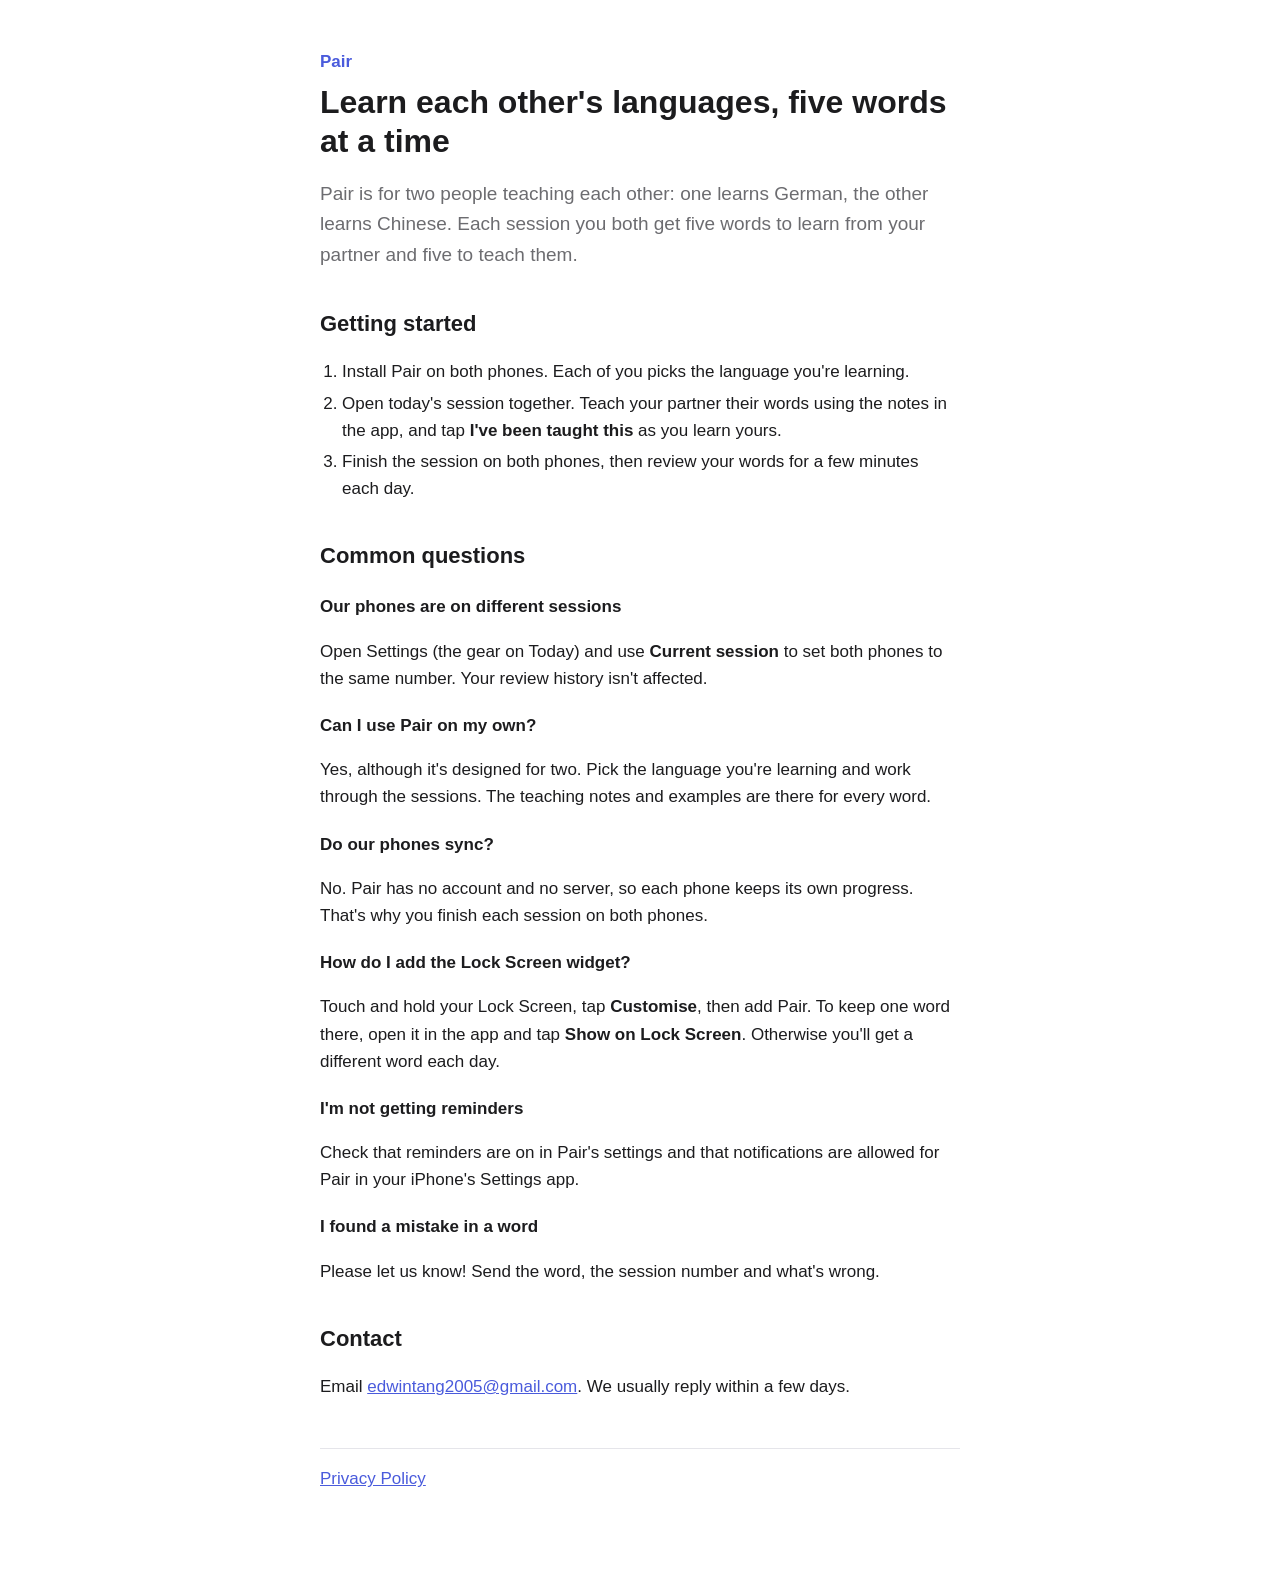
<file: docs/index.html>
<!doctype html>
<html lang="en">
<head>
<meta charset="utf-8">
<meta name="viewport" content="width=device-width, initial-scale=1">
<title>Pair: Support</title>
<link rel="stylesheet" href="style.css">
</head>
<body>
<main>
  <p class="eyebrow">Pair</p>
  <h1>Learn each other's languages, five words at a time</h1>
  <p class="lead">Pair is for two people teaching each other: one learns German, the other learns Chinese. Each
    session you both get five words to learn from your partner and five to teach them.</p>

  <h2>Getting started</h2>
  <ol>
    <li>Install Pair on both phones. Each of you picks the language you're learning.</li>
    <li>Open today's session together. Teach your partner their words using the notes in the app, and tap
      <strong>I've been taught this</strong> as you learn yours.</li>
    <li>Finish the session on both phones, then review your words for a few minutes each day.</li>
  </ol>

  <h2>Common questions</h2>
  <h3>Our phones are on different sessions</h3>
  <p>Open Settings (the gear on Today) and use <strong>Current session</strong> to set both phones to the same
    number. Your review history isn't affected.</p>

  <h3>Can I use Pair on my own?</h3>
  <p>Yes, although it's designed for two. Pick the language you're learning and work through the sessions. The
    teaching notes and examples are there for every word.</p>

  <h3>Do our phones sync?</h3>
  <p>No. Pair has no account and no server, so each phone keeps its own progress. That's why you finish each
    session on both phones.</p>

  <h3>How do I add the Lock Screen widget?</h3>
  <p>Touch and hold your Lock Screen, tap <strong>Customise</strong>, then add Pair. To keep one word there, open
    it in the app and tap <strong>Show on Lock Screen</strong>. Otherwise you'll get a different word each day.</p>

  <h3>I'm not getting reminders</h3>
  <p>Check that reminders are on in Pair's settings and that notifications are allowed for Pair in your
    iPhone's Settings app.</p>

  <h3>I found a mistake in a word</h3>
  <p>Please let us know! Send the word, the session number and what's wrong.</p>

  <h2>Contact</h2>
  <p>Email <a href="mailto:edwintang2005@gmail.com">edwintang2005@gmail.com</a>. We usually reply within a few
    days.</p>

  <p class="footer"><a href="privacy.html">Privacy Policy</a></p>
</main>
</body>
</html>
</file>
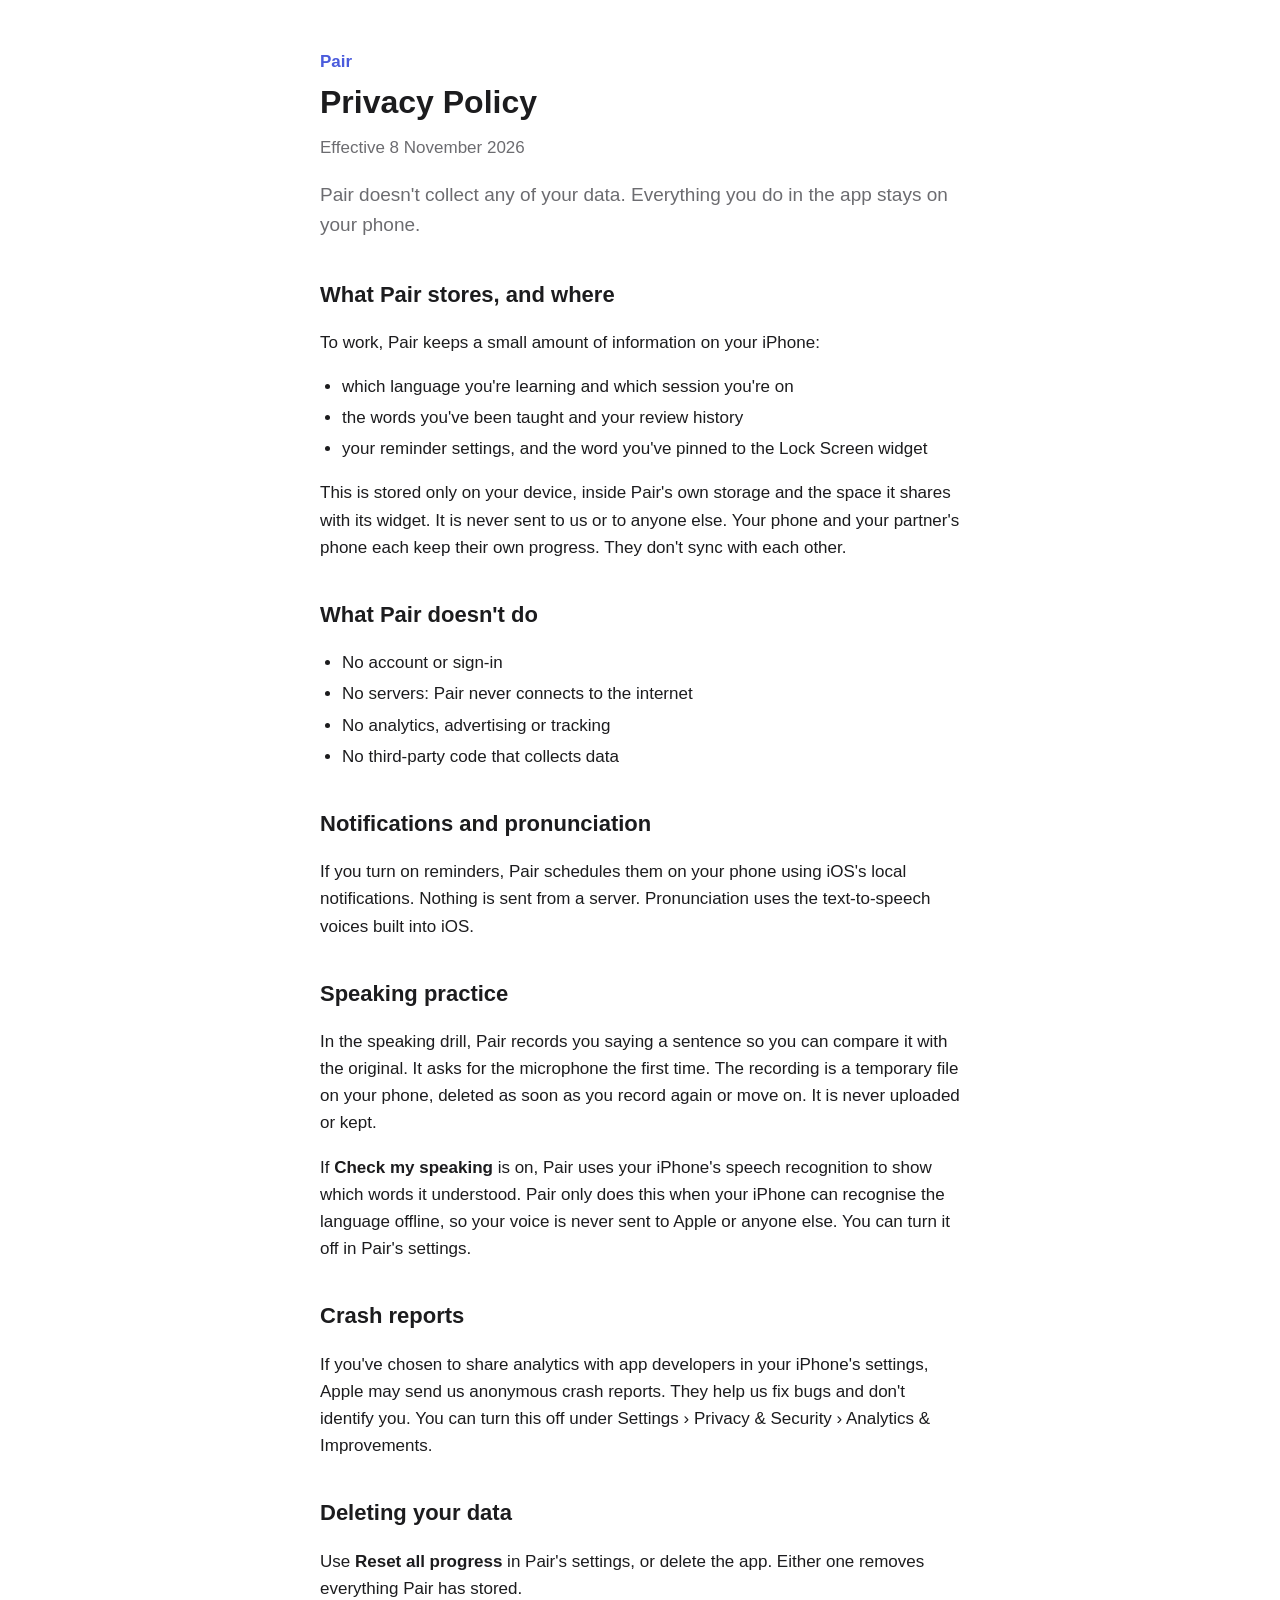
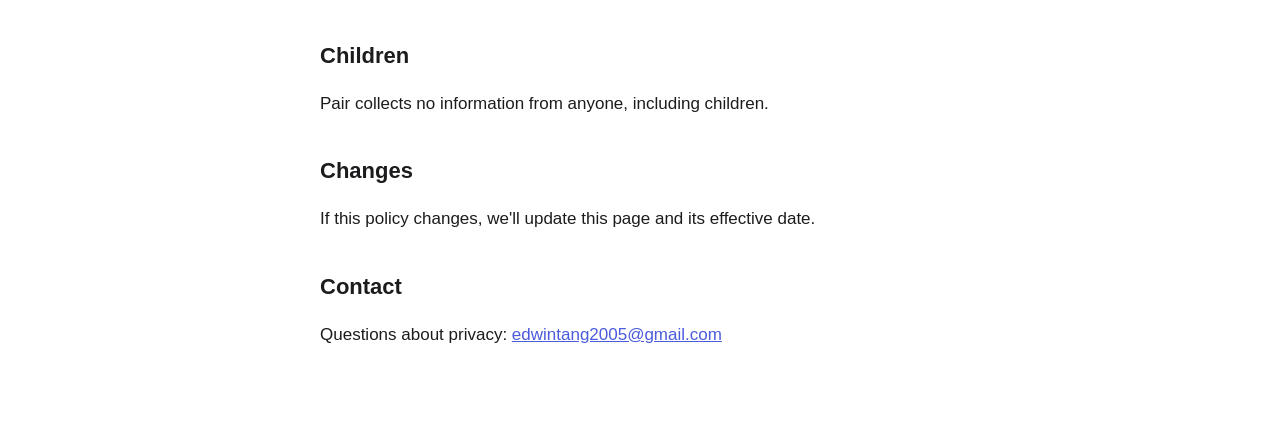
<file: docs/privacy.html>
<!doctype html>
<html lang="en">
<head>
<meta charset="utf-8">
<meta name="viewport" content="width=device-width, initial-scale=1">
<title>Pair: Privacy Policy</title>
<link rel="stylesheet" href="style.css">
</head>
<body>
<main>
  <p class="eyebrow"><a href="./">Pair</a></p>
  <h1>Privacy Policy</h1>
  <p class="meta">Effective 8 November 2026</p>

  <p class="lead">Pair doesn't collect any of your data. Everything you do in the app stays on your phone.</p>

  <h2>What Pair stores, and where</h2>
  <p>To work, Pair keeps a small amount of information on your iPhone:</p>
  <ul>
    <li>which language you're learning and which session you're on</li>
    <li>the words you've been taught and your review history</li>
    <li>your reminder settings, and the word you've pinned to the Lock Screen widget</li>
  </ul>
  <p>This is stored only on your device, inside Pair's own storage and the space it shares with its widget. It is
    never sent to us or to anyone else. Your phone and your partner's phone each keep their own progress. They
    don't sync with each other.</p>

  <h2>What Pair doesn't do</h2>
  <ul>
    <li>No account or sign-in</li>
    <li>No servers: Pair never connects to the internet</li>
    <li>No analytics, advertising or tracking</li>
    <li>No third-party code that collects data</li>
  </ul>

  <h2>Notifications and pronunciation</h2>
  <p>If you turn on reminders, Pair schedules them on your phone using iOS's local notifications. Nothing is sent
    from a server. Pronunciation uses the text-to-speech voices built into iOS.</p>

  <h2>Speaking practice</h2>
  <p>In the speaking drill, Pair records you saying a sentence so you can compare it with the original. It asks for
    the microphone the first time. The recording is a temporary file on your phone, deleted as soon as you record
    again or move on. It is never uploaded or kept.</p>
  <p>If <strong>Check my speaking</strong> is on, Pair uses your iPhone's speech recognition to show which words it
    understood. Pair only does this when your iPhone can recognise the language offline, so your voice is never sent
    to Apple or anyone else. You can turn it off in Pair's settings.</p>

  <h2>Crash reports</h2>
  <p>If you've chosen to share analytics with app developers in your iPhone's settings, Apple may send us
    anonymous crash reports. They help us fix bugs and don't identify you. You can turn this off under Settings
    &rsaquo; Privacy &amp; Security &rsaquo; Analytics &amp; Improvements.</p>

  <h2>Deleting your data</h2>
  <p>Use <strong>Reset all progress</strong> in Pair's settings, or delete the app. Either one removes everything
    Pair has stored.</p>

  <h2>Children</h2>
  <p>Pair collects no information from anyone, including children.</p>

  <h2>Changes</h2>
  <p>If this policy changes, we'll update this page and its effective date.</p>

  <h2>Contact</h2>
  <p>Questions about privacy: <a href="mailto:edwintang2005@gmail.com">edwintang2005@gmail.com</a></p>
</main>
</body>
</html>
</file>
<file: docs/style.css>
:root {
  --bg: #ffffff;
  --text: #1c1c1e;
  --muted: #6c6c70;
  --accent: #4a5bdc;
  --rule: #e5e5ea;
  color-scheme: light dark;
}

@media (prefers-color-scheme: dark) {
  :root {
    --bg: #000000;
    --text: #f2f2f7;
    --muted: #98989f;
    --accent: #8a95f2;
    --rule: #2c2c2e;
  }
}

* { box-sizing: border-box; }

body {
  margin: 0;
  background: var(--bg);
  color: var(--text);
  font: 17px/1.6 -apple-system, BlinkMacSystemFont, "Helvetica Neue", Arial, sans-serif;
}

main {
  max-width: 680px;
  margin: 0 auto;
  padding: 48px 20px 64px;
}

a { color: var(--accent); }

.eyebrow {
  margin: 0 0 8px;
  font-weight: 600;
  color: var(--accent);
}

.eyebrow a { text-decoration: none; }

h1 { font-size: 32px; line-height: 1.2; margin: 0 0 12px; }
h2 { font-size: 22px; margin: 36px 0 8px; }
h3 { font-size: 17px; margin: 20px 0 4px; }

.lead { font-size: 19px; color: var(--muted); }
.meta { color: var(--muted); margin-top: 0; }

ul, ol { padding-left: 1.3em; }
li { margin: 4px 0; }

.footer {
  margin-top: 48px;
  padding-top: 16px;
  border-top: 1px solid var(--rule);
  color: var(--muted);
}
</file>
